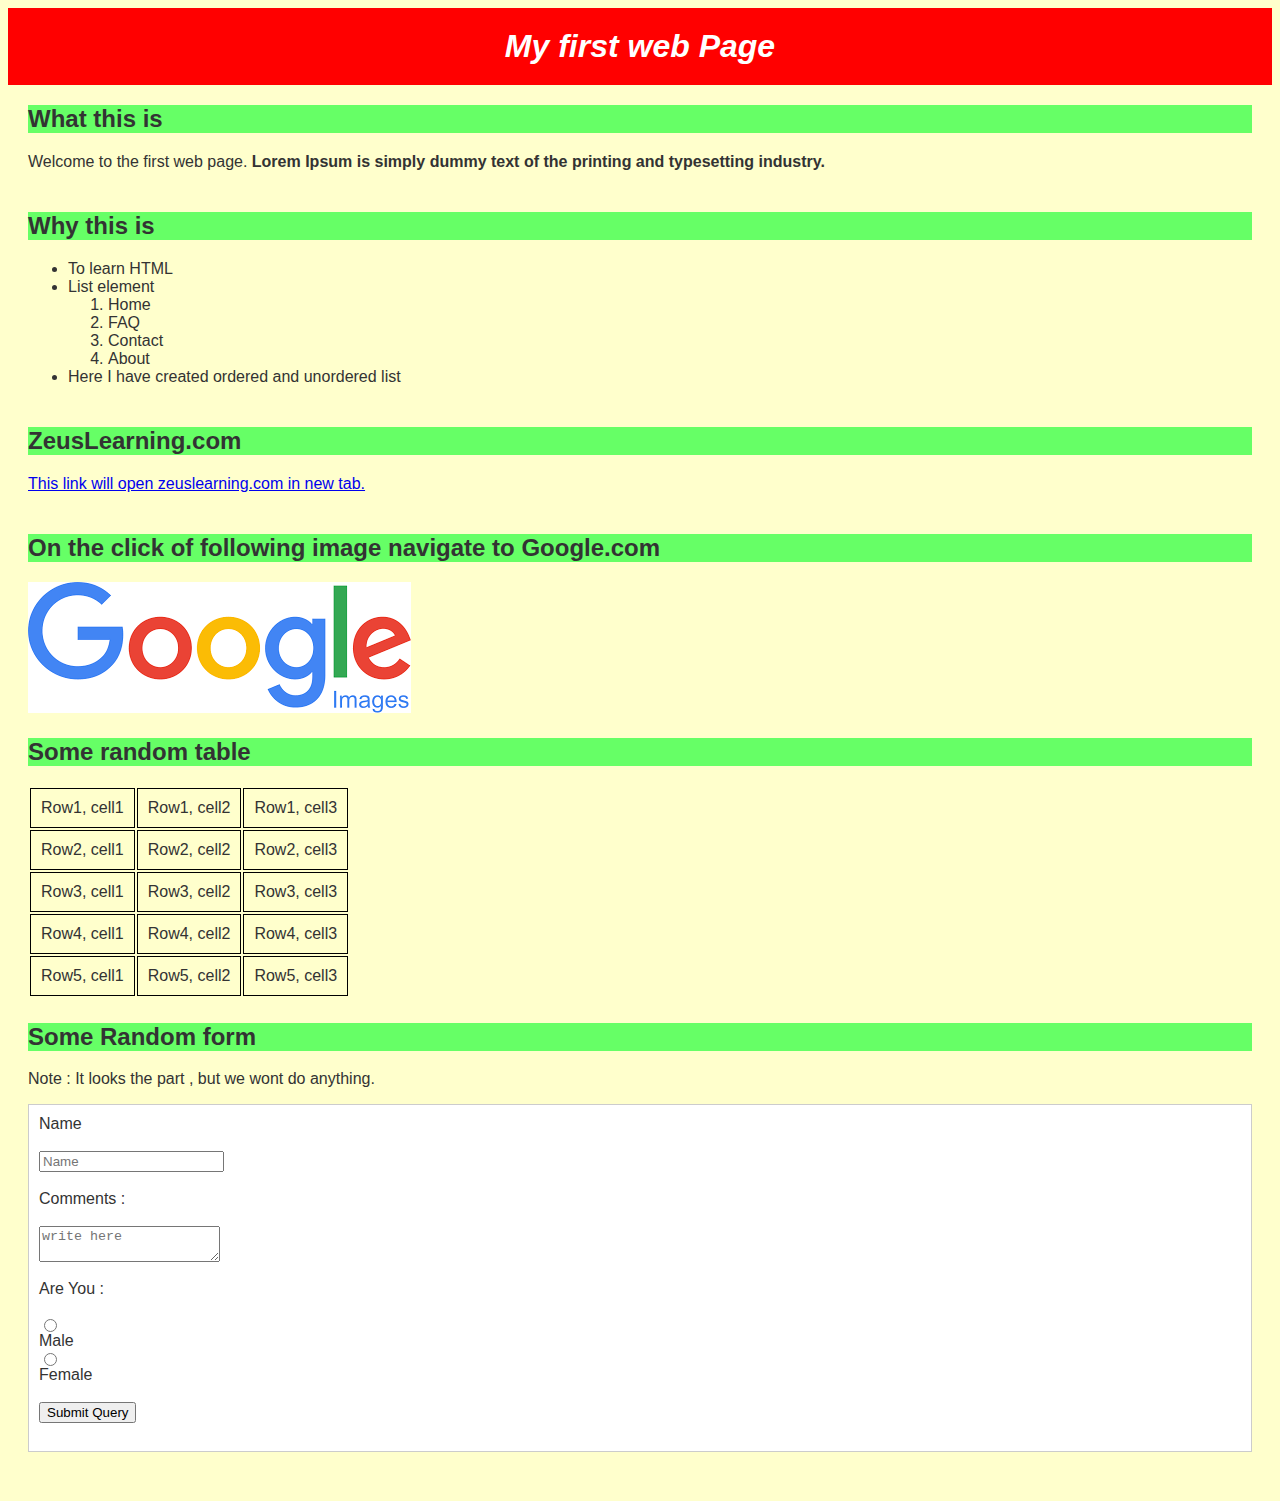
<file: Task2/index.html>
<html>
    <head>
        <meta charset="UTF-8">
        <meta name="viewport" content="width-device-width" initial-scale="0.1">
        <link href="styles.css" rel="stylesheet">
        <script src="script.js"></script>
    </head>
    <title> First web page </title>
    <body>
        <div class="header" ><h1> <i>My first web Page</i></h1></div>
         <div class="content" >
            <div class="section what-this-is">
                <h2> What this is </h2>
                <p> Welcome to the first web page. <strong>Lorem Ipsum is simply dummy text of the printing and typesetting industry.  </strong></p>
                </div>
                <div class="section why this is">
                <h2> Why this is </h2>
                <ul><li>To learn HTML</li>
                <li>List element </li>
                <ol><li>Home </li>
                <li>FAQ</li>
                <li>Contact</li>
                <li>About</li>
               </ol>
                <li> Here I have created ordered and unordered list </li>
                </ul>
            </div>
             <div class="section link-to-zeuslearning">
                <h2> ZeusLearning.com</h2>
                <p><a href = "https://www.zeuslearning.com/" target="_blank">This link will open zeuslearning.com in new tab.</a></p>
             </div>
             <div class="section link-to-google">
                 <h2> On the click of following image navigate to Google.com</h2>
                 <a href="https://www.google.co.in/"></a>
                 <img src ="google.png" alt="Google">
             </div>
             <div class =" section random-table">
                <h2> Some random table </h2>
                <table >
                    <tr>
                        <td>Row1, cell1</td>
                        <td>Row1, cell2</td>
                        <td>Row1, cell3</td>
                    </tr>
                    <tr>
                        <td>Row2, cell1</td>
                        <td>Row2, cell2</td>
                        <td>Row2, cell3</td>
                    </tr>
                    <tr>
                        <td>Row3, cell1</td>
                        <td>Row3, cell2</td>
                        <td>Row3, cell3</td>
                    </tr>
                    <tr>
                        <td>Row4, cell1</td>
                        <td>Row4, cell2</td>
                        <td>Row4, cell3</td>
                    </tr>
                    <tr>
                        <td>Row5, cell1</td>
                        <td>Row5, cell2</td>
                        <td>Row5, cell3</td>
                    </tr>
                </table>
             </div>
             <div class = "section random-form">
                <h2> Some Random form </h2>
                <p> Note : It looks the part , but we wont do anything. </p>
                <form name="myform" method="post" action="abc.jsp" onsubmit="return validateform()">
                    <label for="name">Name</label><br>
                    <input type="text" id="name" name="name" placeholder="Name" ><br>
                    <label for="comments"> Comments : </label><br>
                    <textarea id="text" name="textarea" placeholder="write here"></textarea><br>
                    <label type ="text">Are You :</label><br>
                    <input type="radio" name="gender" value="Male" id="male"><label for="male"> Male </label>
                    <input type="radio" name="gender" value="Female" id="female"><label for="female"> Female </label><br>
                    <button type="submit"> Submit Query  </button><br>

                </form>
             </div>
         </div>


        
    </body>
</html>
</file>
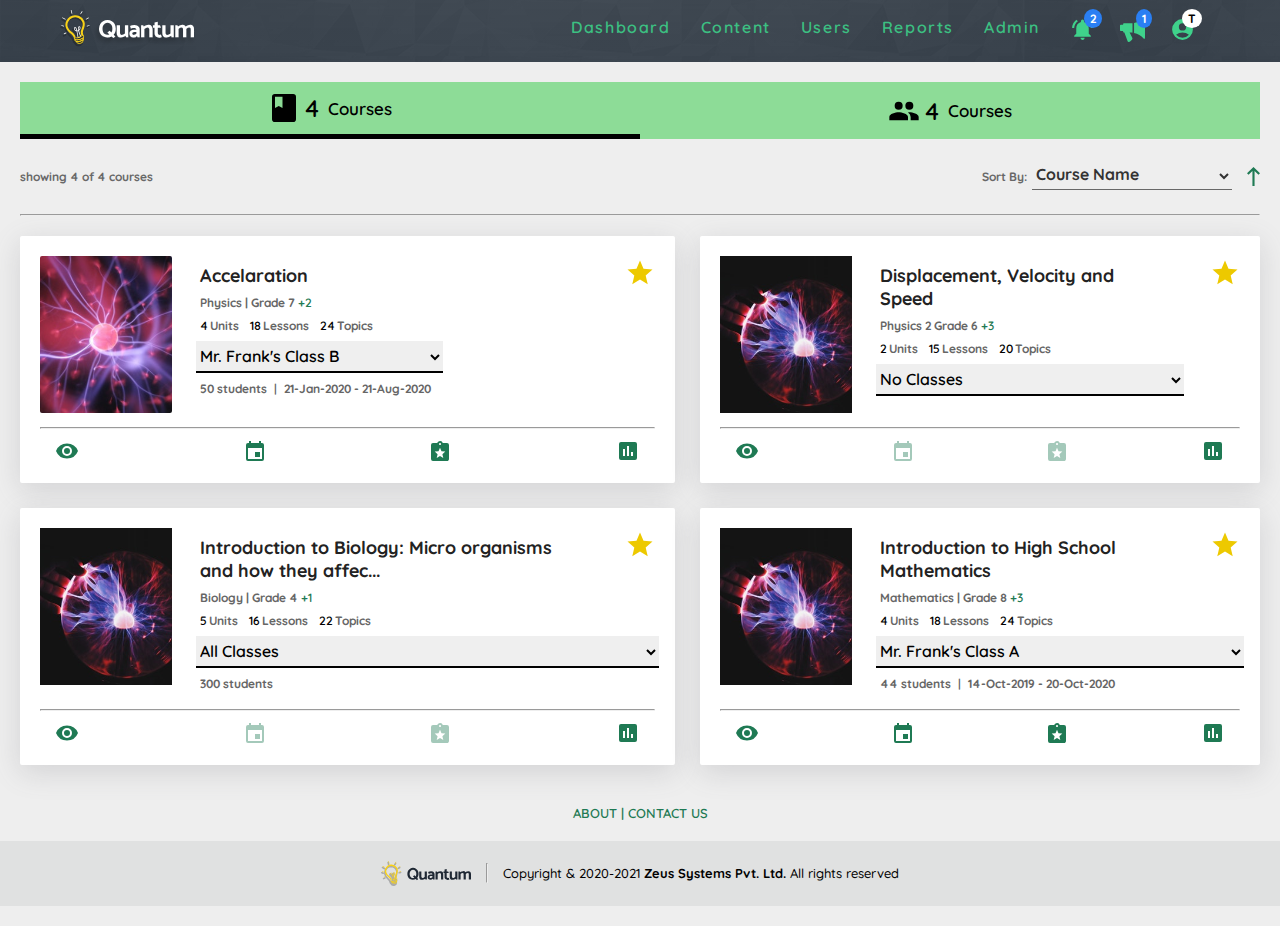
<file: task4-main/index.html>
<!DOCTYPE html>
<html lang="en">
  <head>
    <meta charset="UTF-8" />
    <meta name="viewport" content="width=device-width, initial-scale=1.0" />
    <meta name="description" content="" />
    <link rel="stylesheet" type="text/css" href="./css/style.css" />
    <title>Document</title>
  </head>
  <body>
    <nav>
      <div>
        <img src="./assets/icons/logo used in header.svg" alt="" />
      </div>
      <div class="nav-left-items">
        <ul>
          <li><a href="#">Dashboard</a></li>
          <li><a href="#">Content</a></li>
          <li><a href="#">Users</a></li>
          <li><a href="#">Reports</a></li>
          <li><a href="#">Admin</a></li>
        </ul>
        <div class="header-icon">
          <img src="./assets/icons/alerts.svg" alt="" />
          <span>2</span>
        </div>
        <div class="header-icon">
          <img src="./assets/icons/announcements.svg" alt="" />
          <span>1</span>
        </div>
        <div class="header-icon">
          <img src="./assets/icons/account_circle.svg" alt="" />
          <span style="background-color: white;color: black;">T</span>
        </div>
        <div class="hamburger">
            <img src="./assets/icons/hamburger-menu.svg" alt="" />
        </div>
      </div>
    </nav>
    <main>
      <div class="main-heading">
        <div class="main-heading-content main-heading-content-active">
          <img src="./assets/icons/courses.svg" alt="" />
          <span><b>4</b> Courses</span>
        </div>
        <div class="main-heading-content">
          <img src="./assets/icons/classes.svg" alt="" />
          <span><b>4</b> Courses</span>
        </div>
      </div>
      <div class="top-header">
        <div class="top-header-show">
          <p>showing 4 of 4 courses</p>
        </div>
        <div class="top-header-sort">
          <span>Sort By: </span>
          <select name="course-name" id="">
            <option value="course-name" selected>Course Name</option>
          </select>
          <img src="./assets/icons/sort.svg" alt="" />
        </div>
      </div>
      <hr />
      <div class="cards">
        <div class="card">
          <div class="card-main">
            <div class="card-main-left">
              <img src="./assets/images/imageMask-1.svg" alt="" />
            </div>
            <div class="card-main-right">
              <p>Accelaration</p>
              <p>Physics | Grade 7 <span style="color: #1F7A54;">+2</span></p>
              <p style="word-spacing: 8px;"><b>4</b>Units  <b>18</b>Lessons  <b>24</b>Topics</p>
              <select name="class" id="">
                <option value="Mr. Frank's Class B" selected>
                  Mr. Frank's Class B
                </option>
              </select>
              <p >50 students <span style="margin: 0 4px; color: #666666;">|</span> 21-Jan-2020 - 21-Aug-2020</p>
            </div>
            </div>
          <hr style="margin: 10px 0;">
          <div class="logo">
            <img src="./assets/icons/preview.svg" alt="" />
            <img src="./assets/icons/manage course.svg" alt="" />
            <img src="./assets/icons/grade submissions.svg" alt="" />
            <img src="./assets/icons/reports.svg" alt="" />
          </div>
          <img src="./assets/icons/favourite.svg" alt="" class="wishlist">
        </div>
        <div class="card">
          <div class="card-main">
            <div class="card-main-left">
              <img src="./assets/images/imageMask-1.png" alt="" />
            </div>
            <div class="card-main-right">
              <p>Displacement, Velocity and Speed</p>
              <p>Physics 2 Grade 6 <span style="color: #1F7A54;">+3</span></p>
              <p style="word-spacing: 8px;"><b>2</b>Units  <b>15</b>Lessons  <b>20</b>Topics</p>
              <select name="class" id="">
                <option value="No Classes" selected>
                  No Classes
                </option>
              </select>
              <!-- <p >50 students <span style="margin: 0 4px; color: #666666;">|</span> 21-Jan-2020 - 21-Aug-2020</p> -->
            </div>
            </div>
          <hr style="margin: 10px 0;">
          <div class="logo">
            <img src="./assets/icons/preview.svg" alt="" />
            <img src="./assets/icons/manage course.svg" alt="" style="opacity: 0.4;" />
            <img src="./assets/icons/grade submissions.svg" alt="" style="opacity: 0.4;" />
            <img src="./assets/icons/reports.svg" alt="" />
          </div>
          <img src="./assets/icons/favourite.svg" alt="" class="wishlist">
        </div>
        <div class="card">
          <div class="card-main">
            <div class="card-main-left">
              <img src="./assets/images/imageMask-1.png" alt="" />
            </div>
            <div class="card-main-right">
              <p>Introduction to Biology: Micro organisms and how they affec...</p>
              <p>Biology | Grade 4 <span style="color: #1F7A54;">+1</span></p>
              <p style="word-spacing: 8px;"><b>5</b>Units  <b>16</b>Lessons  <b>22</b>Topics</p>
              <select name="class" id="">
                <option value="All Classes" selected>
                  All Classes
                </option>
              </select>
              <p >300 students</p>
            </div>
            </div>
          <hr style="margin: 10px 0;">
          <div class="logo">
            <img src="./assets/icons/preview.svg" alt="" />
            <img src="./assets/icons/manage course.svg" alt="" style="opacity: 0.4;" />
            <img src="./assets/icons/grade submissions.svg" alt="" style="opacity: 0.4;" />
            <img src="./assets/icons/reports.svg" alt="" />
          </div>
          <img src="./assets/icons/favourite.svg" alt="" class="wishlist">
        </div>
        <div class="card">
          <div class="card-main">
            <div class="card-main-left">
              <img src="./assets/images/imageMask-1.png" alt="" />
            </div>
            <div class="card-main-right">
              <p>Introduction to High School Mathematics</p>
              <p>Mathematics | Grade 8 <span style="color: #1F7A54;">+3</span></p>
              <p style="word-spacing: 8px;"><b>4</b>Units  <b>18</b>Lessons  <b>24</b>Topics</p>
              <select name="class" id="">
                <option value="Mr. Frank's Class A" selected>
                  Mr. Frank's Class A
                </option>
              </select>
              <p >44 students <span style="margin: 0 4px; color: #666666;">|</span> 14-Oct-2019 - 20-Oct-2020</p>
            </div>
            </div>
          <hr style="margin: 10px 0;">
          <div class="logo">
            <img src="./assets/icons/preview.svg" alt="" />
            <img src="./assets/icons/manage course.svg" alt="" />
            <img src="./assets/icons/grade submissions.svg" alt="" />
            <img src="./assets/icons/reports.svg" alt="" />
          </div>
          <img src="./assets/icons/favourite.svg" alt="" class="wishlist">
        </div>
      </div>
      <div class="footer-section">
        <a href="#" class="footer-upper-section">ABOUT | CONTACT US</a>
        <footer>
            <img src="./assets/icons/logo used in footer.svg" alt="">
            <hr>
            <p>Copyright &amp; 2020-2021 <span>Zeus Systems Pvt. Ltd.</span> All rights reserved</p>
        </footer>
    </div>
  </body>
</html>
</file>
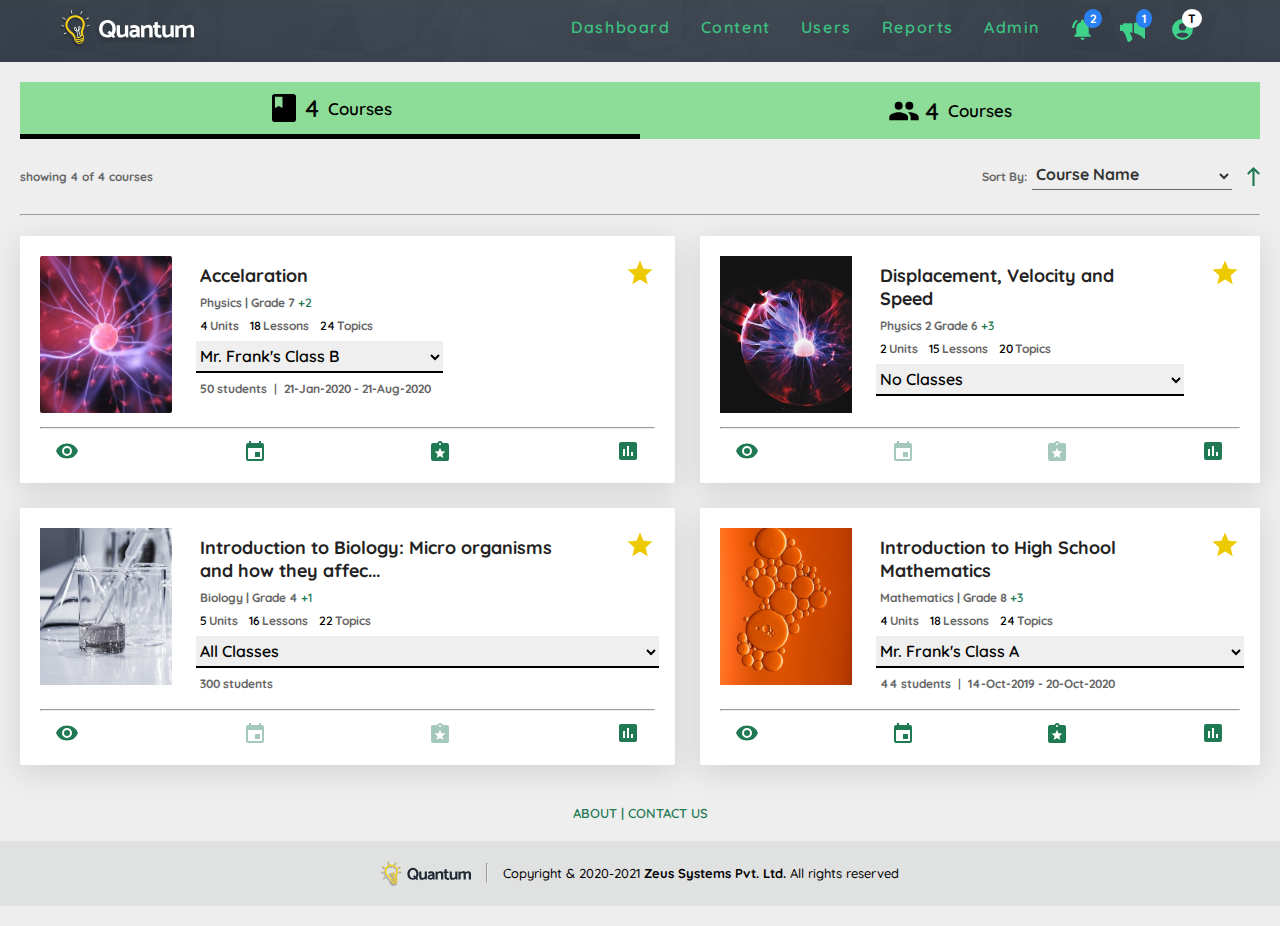
<file: task6/index.html>
<!DOCTYPE html>
<html lang="en">
  <head>
    <meta charset="UTF-8" />
    <meta name="viewport" content="width=device-width, initial-scale=1.0" />
    <meta name="description" content="" />
    <link rel="stylesheet" type="text/css" href="./css/style.css" />
    <title>Document</title>
  </head>
  <body>
    <nav>
      <div>
        <img src="./assets/icons/logo used in header.svg" alt="" />
      </div>
      <div class="nav-left-items">
        <ul>
          <li><a href="#">Dashboard</a></li>
          <li><a href="#">Content</a></li>
          <li><a href="#">Users</a></li>
          <li><a href="#">Reports</a></li>
          <li><a href="#">Admin</a></li>
        </ul>
        <div class="notification-icon">
          <img src="./assets/icons/alerts.svg" alt="" />
          <span>2</span>
          <div class="notification" id="dropdown">
            <a href="#" style="margin-left: 8px;">
              <div class="sub">License for Introduction toAlgebra has been assigned to your school </div>
              <div class="fa">
                 15-Sep-2018 at 07:21pm
              </div>
            </a>
      
            <a href="#" style="margin-left: 8px;">
              <div class="sub">License for Introduction toAlgebra has been assigned to your school </div>
              <div class="fa">
                 15-Sep-2018 at 07:21pm
              </div>
            </a>
      
            <a href="#" style="margin-left: 8px;">
              <div class="sub">License for Introduction toAlgebra has been assigned to your school </div>
              <div class="fa">
                 15-Sep-2018 at 07:21pm
              </div>
            </a>
      
            <a href="#" style="margin-left: 8px;">
              <div class="sub">License for Introduction toAlgebra has been assigned to your school </div>
              <div class="fa">
                 15-Sep-2018 at 07:21pm
              </div>
            </a>
      
            <a href="#" style="margin-left: 8px;">
              <div class="sub">License for Introduction toAlgebra has been assigned to your school </div>
              <div class="fa">
                 15-Sep-2018 at 07:21pm
              </div>
            </a>
          <div class="notification-bottom" >
                <div><button class="notification-bottom-child">Show all </button></div>
                
              </div>
            
          </div>
          
        </div>
        <div class="notification-icon">
          <img src="./assets/icons/announcements.svg" alt="" />
          <span>1</span>
          <div class="notification" id="dropdown">
            <a href="#" style="margin-left: 8px;">
              <div class="sub">PA: Wilson Kumar </div>
              <div class="sup">No class will be held on 21st Nov</div>
              <div class="fa">
                <i style="font-size: 10px;" class="fa">&#xf0c6;</i>2 files are attached&nbsp;&nbsp;&nbsp;&nbsp;&nbsp;&nbsp;&nbsp; 15-Sep-2018 at 07:21pm
              </div>
            </a>
      
            <a href="#" style="margin-left: 8px;">
              <div class="sub">PA: Samson White </div>
              <div class="sup">Guest lecture on Geometry on20th September</div>
              <div class="fa">
                <i style="font-size: 10px;" class="fa">&#xf0c6;</i>2 files are attached&nbsp;&nbsp;&nbsp;15-Sep-2018 at 07:21pm
              </div>
            </a>
      
            <a href="#" style="margin-left: 8px;">
              <div class="sub">PA: Wilson Kumar </div>
              <div class="sup">Additional course material available on request</div>
              <div class="sub">Course:Mathematics 101 </div>
              <div class="fa">
                <i style="font-size: 10px;" class="fa">&#xf0c6;</i>2 files are attached&nbsp;&nbsp;&nbsp;15-Sep-2018 at 07:21pm
              </div>
            </a>
      
            <a href="#" style="padding: 8px;">
              <div class="sub">PA: Wilson Kumar </div>
              <div class="sup">No class will be held on 25th Dec</div>
              <div class="fa">
                <i style="font-size: 10px;" class="fa">&#xf0c6;</i>2 files are attached&nbsp;&nbsp;&nbsp;15-Sep-2018 at 07:21pm
              </div>
            </a>
      
            <a href="#" style="margin-left: 8px;">
              <div class="sub">PA: Wilson Kumar </div>
              <div class="sup">Additional course material available on request</div>
              <div class="fa">
                <i style="font-size: 10px;" class="fa">&#xf0c6;</i>2 files are attached&nbsp;&nbsp;&nbsp;15-Sep-2018 at 07:21pm
              </div></a>
          <div class="notification-bottom" >
                <div><button class="notification-bottom-child">Show all </button></div>
                <div><button href="#" class="notification-bottom-child">Create</button></div>
              </div>
            
          </div>
          
        </div>
        <div class="header-icon">
          <img src="./assets/icons/account_circle.svg" alt="" />
          <span style="background-color: white;color: black;">T</span>
          
        </div>
        <div class="hamburger">
            <img src="./assets/icons/hamburger-menu.svg" alt="" />
            <div class="dropdown-content">
              <a href="#">Dashboard</a>
              <a href="#" id="parent">Content</a>
              <a href="#" class="hide-child" style="display: none;">Course Catalog</a>
              <a href="#">Users</a>
              <a href="#">Reports</a>
              <a href="#">ADMIN</a>
            </div>
        </div>
      </div>
    </nav>
    <main>
      <div class="main-heading">
        <div class="main-heading-content main-heading-content-active">
          <img src="./assets/icons/courses.svg" alt="" />
          <span><b>4</b> Courses</span>
        </div>
        <div class="main-heading-content">
          <img src="./assets/icons/classes.svg" alt="" />
          <span><b>4</b> Courses</span>
        </div>
      </div>
      <div class="top-header">
        <div class="top-header-show">
          <p>showing 4 of 4 courses</p>
        </div>
        <div class="top-header-sort">
          <span>Sort By: </span>
          <select name="course-name" id="">
            <option value="course-name" selected>Course Name</option>
          </select>
          <img src="./assets/icons/sort.svg" alt="" />
        </div>
      </div>
      <hr />
      <div class="cards">
        <div class="card">
          <div class="card-main">
            <div class="card-main-left">
              <img src="./assets/images/imageMask-1.svg" alt="" />
            </div>
            <div class="card-main-right">
              <p>Accelaration</p>
              <p>Physics | Grade 7 <span style="color: #1F7A54;">+2</span></p>
              <p style="word-spacing: 8px;"><b>4</b>Units  <b>18</b>Lessons  <b>24</b>Topics</p>
              <select name="class" id="">
                <option value="Mr. Frank's Class B" selected>
                  Mr. Frank's Class B
                </option>
              </select>
              <p >50 students <span style="margin: 0 4px; color: #666666;">|</span> 21-Jan-2020 - 21-Aug-2020</p>
            </div>
            </div>
          <hr style="margin: 10px 0;">
          <div class="logo">
            <img src="./assets/icons/preview.svg" alt="" />
            <img src="./assets/icons/manage course.svg" alt="" />
            <img src="./assets/icons/grade submissions.svg" alt="" />
            <img src="./assets/icons/reports.svg" alt="" />
          </div>
          <img src="./assets/icons/favourite.svg" alt="" class="wishlist">
        </div>
        <div class="card">
          <div class="card-main">
            <div class="card-main-left">
              <img src="./assets/images/imageMask-1.png" alt="" />
            </div>
            <div class="card-main-right">
              <p>Displacement, Velocity and Speed</p>
              <p>Physics 2 Grade 6 <span style="color: #1F7A54;">+3</span></p>
              <p style="word-spacing: 8px;"><b>2</b>Units  <b>15</b>Lessons  <b>20</b>Topics</p>
              <select name="class" id="">
                <option value="No Classes" selected>
                  No Classes
                </option>
              </select>
              <!-- <p >50 students <span style="margin: 0 4px; color: #666666;">|</span> 21-Jan-2020 - 21-Aug-2020</p> -->
            </div>
            </div>
          <hr style="margin: 10px 0;">
          <div class="logo">
            <img src="./assets/icons/preview.svg" alt="" />
            <img src="./assets/icons/manage course.svg" alt="" style="opacity: 0.4;" />
            <img src="./assets/icons/grade submissions.svg" alt="" style="opacity: 0.4;" />
            <img src="./assets/icons/reports.svg" alt="" />
          </div>
          <img src="./assets/icons/favourite.svg" alt="" class="wishlist">
        </div>
        <div class="card">
          <div class="card-main">
            <div class="card-main-left">
              <img src="./assets/images/imageMask.svg" alt="" />
            </div>
            <div class="card-main-right">
              <p>Introduction to Biology: Micro organisms and how they affec...</p>
              <p>Biology | Grade 4 <span style="color: #1F7A54;">+1</span></p>
              <p style="word-spacing: 8px;"><b>5</b>Units  <b>16</b>Lessons  <b>22</b>Topics</p>
              <select name="class" id="">
                <option value="All Classes" selected>
                  All Classes
                </option>
              </select>
              <p >300 students</p>
            </div>
            </div>
          <hr style="margin: 10px 0;">
          <div class="logo">
            <img src="./assets/icons/preview.svg" alt="" />
            <img src="./assets/icons/manage course.svg" alt="" style="opacity: 0.4;" />
            <img src="./assets/icons/grade submissions.svg" alt="" style="opacity: 0.4;" />
            <img src="./assets/icons/reports.svg" alt="" />
          </div>
          <img src="./assets/icons/favourite.svg" alt="" class="wishlist">
        </div>
        <div class="card">
          <div class="card-main">
            <div class="card-main-left">
              <img src="./assets/images/imageMask-3.svg" alt="" />
            </div>
            <div class="card-main-right">
              <p>Introduction to High School Mathematics</p>
              <p>Mathematics | Grade 8 <span style="color: #1F7A54;">+3</span></p>
              <p style="word-spacing: 8px;"><b>4</b>Units  <b>18</b>Lessons  <b>24</b>Topics</p>
              <select name="class" id="">
                <option value="Mr. Frank's Class A" selected>
                  Mr. Frank's Class A
                </option>
              </select>
              <p >44 students <span style="margin: 0 4px; color: #666666;">|</span> 14-Oct-2019 - 20-Oct-2020</p>
            </div>
            </div>
          <hr style="margin: 10px 0;">
          <div class="logo">
            <img src="./assets/icons/preview.svg" alt="" />
            <img src="./assets/icons/manage course.svg" alt="" />
            <img src="./assets/icons/grade submissions.svg" alt="" />
            <img src="./assets/icons/reports.svg" alt="" />
          </div>
          <img src="./assets/icons/favourite.svg" alt="" class="wishlist">
        </div>
      </div>
      <div class="footer-section">
        <a href="#" class="footer-upper-section">ABOUT | CONTACT US</a>
        <footer>
            <img src="./assets/icons/logo used in footer.svg" alt="">
            <hr>
            <p>Copyright &amp; 2020-2021 <span>Zeus Systems Pvt. Ltd.</span> All rights reserved</p>
        </footer>
    </div>
    <script>
      document.getElementById("parent").addEventListener('click',() => {
        const child = document.querySelector(".hide-child")
       
        if (child.style.display === "none") {
          child.style.display = "block";
        } 
        else if (child.style.display === "block") {
          child.style.display = "none"
        }
        // child.
      })
    </script>
  </body>
</html>
</file>
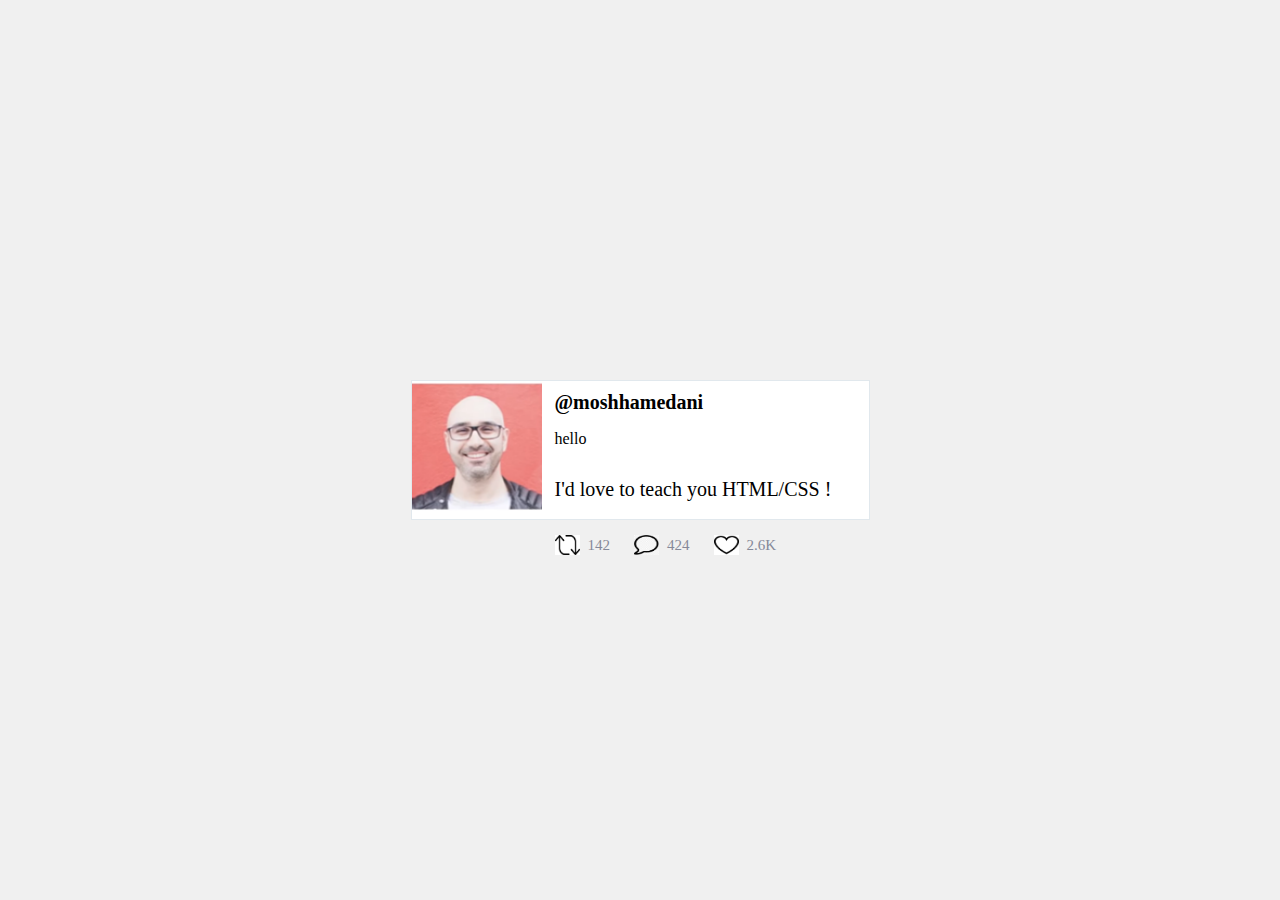
<file: Task1/task1.html>
<!DOCTYPE html>
<html lang = "en">
    <head>
        <meta charset="UTF-8">
        <meta name ="viewport" content="width-device-width" initial-scale=1.0">
         <title>card</title>
         <link rel="stylesheet" href="styles.css">


    </head>
    <body>
        <div class ="twitter-card">
            <div class="profile-pic">
                <img src="profile-pic.png" alt="Profile Picture">
            </div>
            <div class="content"><p class="username"> @moshhamedani </p>
                <p>hello</p>
            <p class="tweet-text">I'd love to teach you HTML/CSS !</p>
            <div class="tweet-interactions">
            <span class="interaction"><img src="retweet-icon.png" alt="Reply">142</span>
            <span class="interaction"><img src="reply-icon.png" alt="Retweet">424</span>
            <span class="interaction"><img src="like-icon.png" alt="Like">2.6K</span>
        </div>
            
            </div>
        </div>
    </body>
</html>
</file>
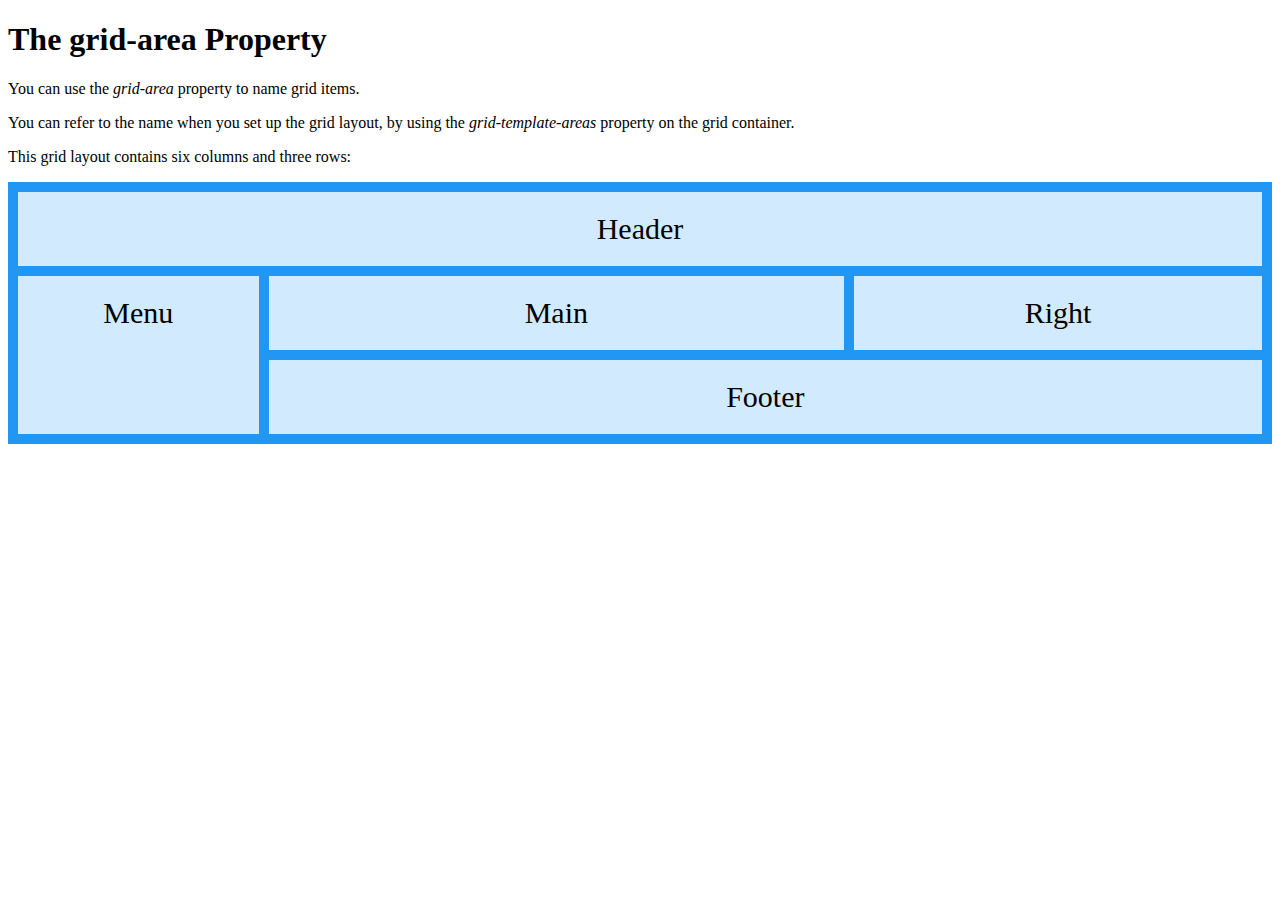
<file: Task3/cssGride2.html>
<!DOCTYPE html>
<html>
<head>
<style>
.item1 { grid-area: header; }
.item2 { grid-area: menu; }
.item3 { grid-area: main; }
.item4 { grid-area: right; }
.item5 { grid-area: footer; }

.grid-container {
  display: grid;
  grid-template-areas:
    'header header header header header header'
    'menu main main main right right'
    'menu footer footer footer footer footer';
  gap: 10px;
  background-color: #2196F3;
  padding: 10px;
}

.grid-container > div {
  background-color: rgba(255, 255, 255, 0.8);
  text-align: center;
  padding: 20px 0;
  font-size: 30px;
}
</style>
</head>
<body>

<h1>The grid-area Property</h1>

<p>You can use the <em>grid-area</em> property to name grid items.</p>

<p>You can refer to the name when you set up the grid layout, by using the <em>grid-template-areas</em> property on the grid container.</p>

<p>This grid layout contains six columns and three rows:</p>

<div class="grid-container">
  <div class="item1">Header</div>
  <div class="item2">Menu</div>
  <div class="item3">Main</div>  
  <div class="item4">Right</div>
  <div class="item5">Footer</div>
</div>

</body>
</html>
</file>
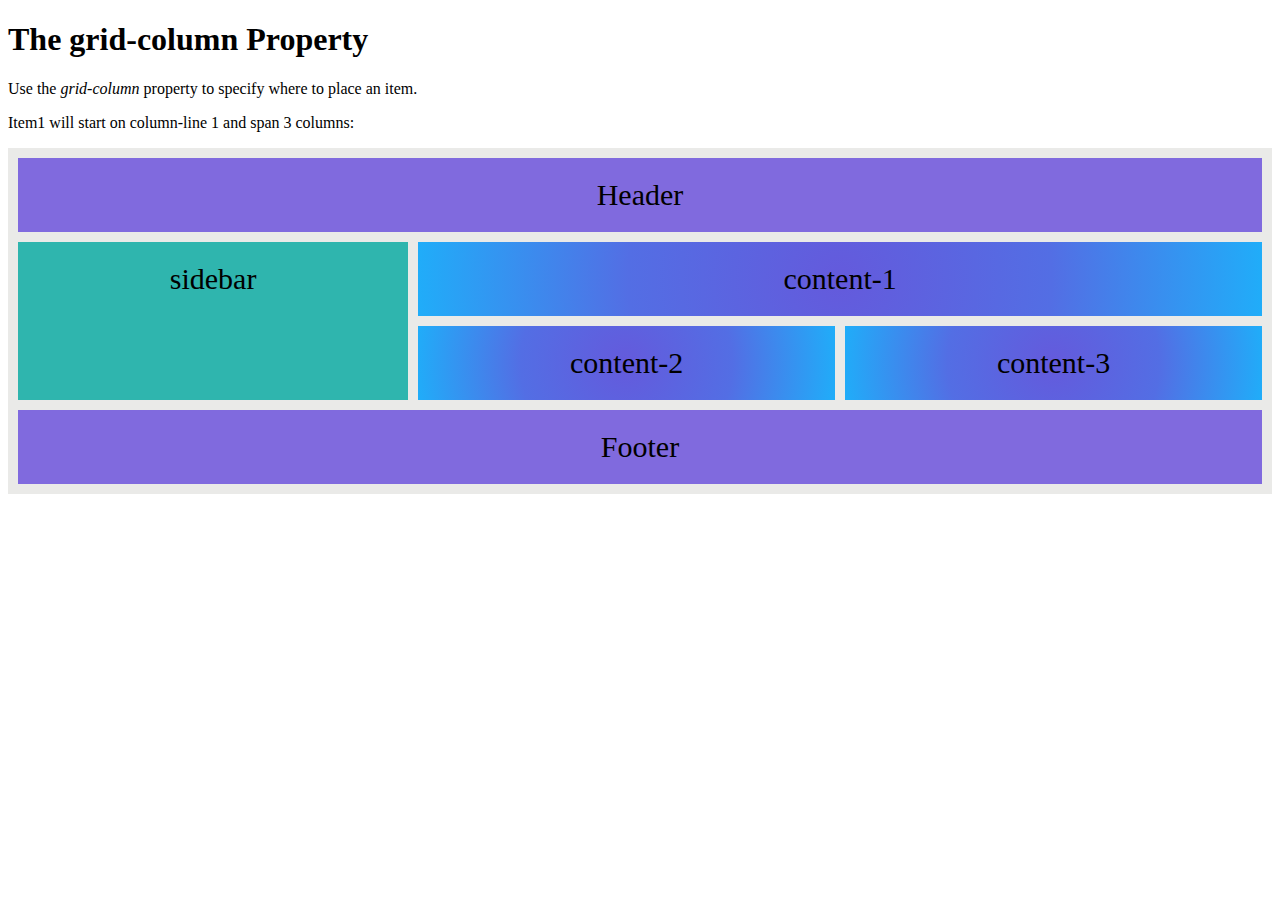
<file: Task3/cssGridusage.html>
<!DOCTYPE html>
<html>
<head>
<style>
.grid-container {
  display: grid;
  grid-template-columns: auto auto auto ;
  gap: 10px;
  background-color: #eaeae8;
  padding: 10px;
}

.grid-container > div {
 
  text-align: center;
  padding: 20px 0;
  font-size: 30px;
}

.item1 {
  grid-column: 1 / span 3;
  background-color: #806ade;
}
.item2 {
  grid-row: 2 / span 2;
  background-color: #2fb5ae;
}
.item3 {
  grid-column: 2 / span 2;
  background-image: radial-gradient(circle,#645adc,#536ee4, #20adf9);
}
.item6 {
  grid-column: 1 / span 3;
  background-color: #806ade;


}
.item4{
    background-image: radial-gradient(circle,#645adc,#536ee4, #20adf9);
}
.item5{
    background-image: radial-gradient(circle,#645adc,#536ee4, #20adf9);
}
</style>
</head>
<body>

<h1>The grid-column Property</h1>

<p>Use the <em>grid-column</em> property to specify where to place an item.</p>
<p>Item1 will start on column-line 1 and span 3 columns:</p>

<div class="grid-container">
  <div class="item1">Header</div>
  <div class="item2">sidebar</div>
  <div class="item3">content-1</div>  
  <div class="item4">content-2</div>
  <div class="item5">content-3</div>
  <div class="item6">Footer</div>
 
</div>

</body>
</html>
</file>
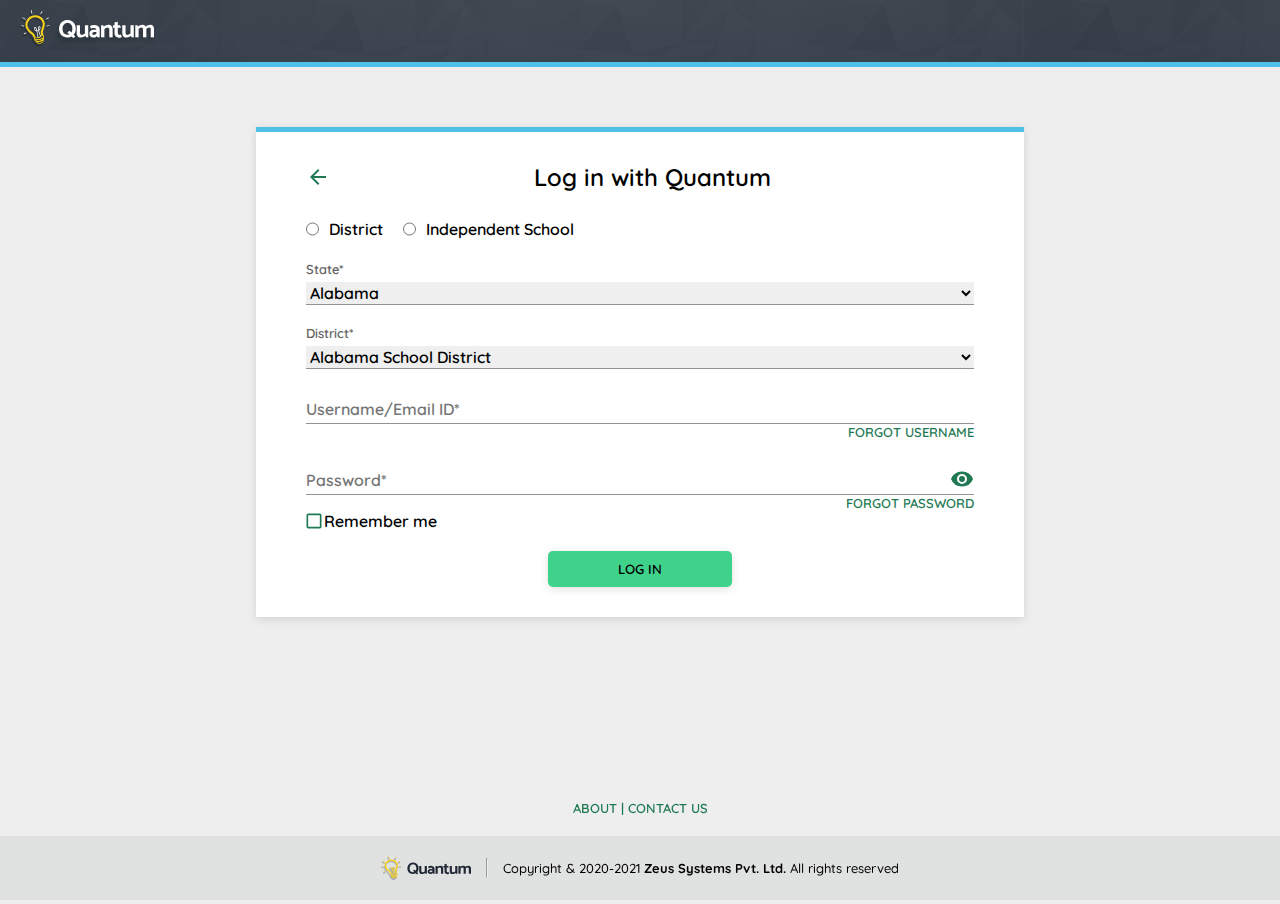
<file: task4-main/login.html>
<!DOCTYPE html>
<html lang="en">
<head>
    <meta charset="UTF-8">
    <meta name="viewport" content="width=device-width, initial-scale=1.0">
    <link rel="stylesheet" href="./css/login.css">
    <title>Document</title>
</head>
<body>
    <nav>
        <img src="./assets/icons/logo used in header.svg" alt="">
    </nav>
    <div class="content">
    <form>
        <div class="top-form">
            <img src="./assets/icons/back.svg" alt="">
            <p>Log in with Quantum</p>
        </div>
        <div class="options">
            <input type="radio" name="login" id="district">
            <label for="district">District</label>
            <input type="radio" name="login" id="independent-school">
            <label for="independent-school">Independent School</label>
        </div>
        <div class="select-option">
            <label for="state">State*</label>
            <select name="state" id="state">
                <option value="Alabama" selected>Alabama</option>
            </select>
            <label for="district">District*</label>
            <select name="state" id="district">
                <option value="Alabama School District" selected>Alabama School District</option>
            </select>
        </div>
        <div class="input">
            <input type="text" placeholder="Username/Email ID*">
            <p>FORGOT USERNAME</p>
            <div class="password">
                <input type="password" placeholder="Password*">
                <span><img src="./assets/icons/preview.svg" alt=""></span>
            </div>
            <p>FORGOT PASSWORD</p>
        </div>
        <div class="remember">
            <input type="checkbox" name="remember" id="remember">
            <label for="remember">Remember me</label><br>
        </div>
        <button type="submit">LOG IN</button>
    </form>
    <div class="footer-section">
        <p class="footer-upper-section">ABOUT | CONTACT US</p>
        <footer>
            <img src="./assets/icons/logo used in footer.svg" alt="">
            <hr>
            <p>Copyright &amp; 2020-2021 <span>Zeus Systems Pvt. Ltd.</span> All rights reserved</p>
        </footer>
    </div>
    </div>
</body>
</html>
</file>
<file: Task2/styles.css>
body{
    background-color: #ffffcc;
    font-family: Arial,  sans-serif;
    color: #333;

}

.header{
    background-color: #ff0000;
    color: #fff;
    padding: 20px;
    text-align: center;
    border-bottom-color: 12px solid #A52A2A;
}
.header h1{
    margin: 0;
}
.content{
    padding: 10px;
}

.section {
  
   margin-bottom: 5px;
   padding: 10px;
}
.section h2{
    background-color: #66ff66;
    margin-top: 0;
}
.table{
    border-collapse: collapse;
    width: 100%;
}
.table,th,td{
    border: 1px solid #000;
}
th,td{
    padding: 10px;
    text-align: left;
}
form{
    background-color: #fff;
    padding: 10px;
    border: 1px solid #ccc;
}
label,input,textarea,button{
    display: block;
    margin: 5px,0;
}
form input[type="radio"]{
    display: inline;
}
form label[for="Male"],form label[for="Female"]{
    display: inline;
}
</file>
<file: task4-main/css/style.css>
@font-face {
    font-family: bold;
    src: url(../assets/Quicksand\ font\ 1/static/Quicksand-Bold.ttf);
  }
@font-face {
    font-family: light;
    src: url(../assets/Quicksand\ font\ 1/static/Quicksand-Light.ttf);
  }
@font-face {
    font-family: medium;
    src: url(../assets/Quicksand\ font\ 1/static/Quicksand-Medium.ttf);
  }
@font-face {
    font-family: regular;
    src: url(../assets/Quicksand\ font\ 1/static/Quicksand-Regular.ttf);
  }
@font-face {
    font-family: semibold;
    src: url(../assets/Quicksand\ font\ 1/static/Quicksand-SemiBold.ttf);
  }



*{
    margin: 0;
    padding: 0;
    box-sizing: border-box;
    font-family: semibold;
}
body{
    background-color: #EEEEEE;
}
nav{
    background: linear-gradient( #232f3cbb, #232f3cc5 ),url("../assets/header\ pattern\ svg.svg");
    display: flex;
    justify-content: space-between;
    align-items: center;
    padding: 10px 60px;
}
.nav-left-items {
    display: flex;
    justify-content: space-between;
}
nav ul{
    list-style: none;
    display: flex;
}
nav ul li a{
    color: #3CC082;
    margin-right: 30px;
    text-decoration: none;
    font-family: semibold;
    letter-spacing: .1rem;
}
.header-icon{
    margin-right: 20px;
    position: relative;
    width: 30px;
}
.header-icon span{
    position: absolute;
    top: -8px;
    right: -2px;
    background-color: #2A7FF3;
    border-radius: 50%;
    padding: 2px 6px ;
    font-size: 12px;
    font-family: bold;
    color: white;
}
.header-icon img{
    width: 25px;
    cursor: pointer;
}
.hamburger{
    display: none;
}
.hamburger > img{
    width: 25px;
}
main{
    padding: 20px;
}
.main-heading{
    background-color: #8DDC97;
    display: flex;
}
.main-heading-content{
    width: 50%;
    display: flex;
    justify-content: center;
    align-items: center;
    padding: 10px;
    cursor: pointer;
}
.main-heading-content-active{
    border-bottom: 5px solid #000;
}
.main-heading-content > span {
    display: flex;
    align-items: center;
    font-size: 17px;
}
.main-heading-content > span > b {
    font-size: 24px;
    margin-right: 8px;
    margin-left: 4px;
}
.top-header{
    display: flex;
    align-items: center;
    justify-content: space-between;
    margin: 24px 0;
}
.top-header-show > p , .top-header-sort > span {
    font-size: 12px;
    font-family: bold;
    color: #686868;
}
.top-header-sort{
    display: flex;
    align-items: center;
}
.top-header-sort > select {
    border: none;
    width: 200px;
    font-family: bold;
    font-size: 16px;
    color: #333333;
    border-bottom: 1px solid #686868;
    padding-bottom: 4px;
    margin-right: 15px;
    margin-left: 5px;
    background: transparent;
}
.top-header-sort > select:focus{
    outline: none;
}
.top-header-sort > img {
    width: 13px;
    cursor: pointer;
} 
.cards {
    display: grid;
    grid-template-columns:  auto auto;
    gap: 25px;
    padding: 20px 0;
}
.card{
    display: flex;
    flex-direction: column;
    background-color: #FFFFFF;
    padding: 20px;
    box-shadow: rgba(100, 100, 111, 0.2) 0px 7px 29px 0px;
    position: relative;
    border-radius: 2px;
}
.card-main{
    display: flex;
}
.card-main-left > img {
    width: 132px;
    height: 157px;
}
.card-main-right{
    margin-left: 20px;
}
.card-main-right > p:nth-child(1) {
    font-size: 18px;
    font-family: bold;
    color: #222222;
    width: 80%;
}
.card-main-right > p {
    color: #666666;
    font-size: 12px;
    font-family: bold;
    margin: 8px;
}
.card-main-right > p > b {
    color: #000;
    margin-right: 2px;
}
.card-main-right > select {
    width: 100%;
    padding: 4px 0;
    outline: none;
    border: none;
    border-bottom: 2px solid #000;
    font-size: 16px;
    margin-left: 4px;
}
.card-main-right > select:focus{
    border: none;
}
.logo {
    display: flex;
    padding: 0 15px;
    justify-content: space-between;
    cursor: pointer;
}
.wishlist{
    width: 30px;
    height: 34px;
    position: absolute;
    right: 20px;
}
.footer-section {
    display: flex;
    flex-direction: column;
    justify-content: space-between;
    align-items: center;
}
.footer-upper-section {
    color: #1F7A54;
    font-size: small;
    margin: 20px 0;
    text-decoration: none;
}
footer{
    display: flex;
    background: #E0E1E1;
    width: 100vw;
    padding: 20px 0;
    justify-content: center;
    align-items: center;
}
footer > img {
    margin-right: 15px;
}
footer > hr {
    margin-right: 15px;
    color: #646464;
    height: 20px;
}
footer > p{
    font-size: small;
    font-family: medium;
}
footer > p > span {
    font-family: bold;
    font-weight: bold;
}








@media (max-width: 1000px) {
    .cards {
        grid-template-columns: 1fr;
        margin: 0 100px;
    }
}
@media (max-width: 800px) {
    .cards {
        grid-template-columns: 1fr;
        margin: 0 40px;
    }
}
@media (max-width: 600px) {
    .cards {
        grid-template-columns: 1fr;
        margin: 0 10px;
    }
}
@media (max-width: 1024px) {
    nav ul {
        display: none;
    }
    .hamburger {
        display: block;
    }
}
</file>
<file: task6/css/style.css>
@font-face {
  font-family: bold;
  src: url(../assets/Quicksand\ font\ 1/static/Quicksand-Bold.ttf);
}
@font-face {
  font-family: light;
  src: url(../assets/Quicksand\ font\ 1/static/Quicksand-Light.ttf);
}
@font-face {
  font-family: medium;
  src: url(../assets/Quicksand\ font\ 1/static/Quicksand-Medium.ttf);
}
@font-face {
  font-family: regular;
  src: url(../assets/Quicksand\ font\ 1/static/Quicksand-Regular.ttf);
}
@font-face {
  font-family: semibold;
  src: url(../assets/Quicksand\ font\ 1/static/Quicksand-SemiBold.ttf);
}



*{
  margin: 0;
  padding: 0;
  box-sizing: border-box;
  font-family: semibold;
}
body{
  background-color: #EEEEEE;
}
nav{
  background: linear-gradient( #232f3cbb, #232f3cc5 ),url("../assets/header\ pattern\ svg.svg");
  display: flex;
  justify-content: space-between;
  align-items: center;
  padding: 10px 60px;
}
.nav-left-items {
  display: flex;
  justify-content: space-between;
}
nav ul{
  list-style: none;
  display: flex;
}
nav ul li a{
  color: #3CC082;
  margin-right: 30px;
  text-decoration: none;
  font-family: semibold;
  letter-spacing: .1rem;
}
.header-icon {
  margin-right: 20px;
  position: relative;
  width: 30px;
}
.header-icon span{
  position: absolute;
  top: -8px;
  right: -2px;
  background-color: #2A7FF3;
  border-radius: 50%;
  padding: 2px 6px ;
  font-size: 12px;
  font-family: bold;
  color: white;
}
.header-icon img{
  width: 25px;
  cursor: pointer;
}

.notification-icon{
  margin-right: 20px;
  position: relative;
  width: 30px;
}
.notification-icon span{
  position: absolute;
  top: -8px;
  right: -2px;
  background-color: #2A7FF3;
  border-radius: 50%;
  padding: 2px 6px ;
  font-size: 12px;
  font-family: bold;
  color: white;
}
.notification-icon img{
  width: 25px;
  cursor: pointer;
}
.notification {
  display:none;
  flex-direction: column;
  position: absolute;
  right: 0;
  overflow-y: auto;
  max-height: 200px;
  /* margin-right: 30px; */
  background-color: #f1f1f1;
   min-width: 260px; 
  box-shadow: 0px 8px 16px 0px #f0f18e33;
  z-index: 1;
}
.sup{font-size: 14px;}
.fa{font-size: 10px;
justify-content: space-between;}

.notification a{
  /* width: 350px; */
  color: rgb(8, 8, 8);
margin-left: 8px;
 
  text-decoration:none;
  display: block;
  padding: 0;
  /* width: 30vh; */
  align-items:start;
  
}
.notification-icon img:hover {background-color: #ececc0;}

.notification :hover {background-color: #ececc0;}

.notification-icon:hover .notification {display: block;}


.notification-bottom{
  background-color: #ffffff;
  position: sticky;
  bottom: 0;
  display:flex;
  cursor: pointer;
  justify-content:space-around;
}
.notification-bottom-child{
  justify-content: center;
  color: #1F7A54;
  border: 0;
  
   }

.hamburger{
  display: none;
}
.hamburger > img{
  width: 25px;
}
.dropdown-content {
  display: none;
  position: absolute;
  right: 0;
  margin-right: 30px;
  background-color: #f1f1f1;
  min-width: 160px;
  box-shadow: 0px 8px 16px 0px rgba(0,0,0,0.2);
  z-index: 1;
}

.dropdown-content a{
  color: rgb(134, 236, 151);
  padding: 12px 16px;
  text-decoration: none;
  display: block;
  
}

.dropdown-content a:hover {background-color: #ddd;}

.hamburger:hover .dropdown-content {display: block;}

/*.hamburger:hover .dropbtn {background-color: #dadada;}*/

main{
  padding: 20px;
}
.main-heading{
  background-color: #8DDC97;
  display: flex;
}
.main-heading-content{
  width: 50%;
  display: flex;
  justify-content: center;
  align-items: center;
  padding: 10px;
  cursor: pointer;
}
.main-heading-content-active{
  border-bottom: 5px solid #000;
}
.main-heading-content > span {
  display: flex;
  align-items: center;
  font-size: 17px;
}
.main-heading-content > span > b {
  font-size: 24px;
  margin-right: 8px;
  margin-left: 4px;
}
.top-header{
  display: flex;
  align-items: center;
  justify-content: space-between;
  margin: 24px 0;
}
.top-header-show > p , .top-header-sort > span {
  font-size: 12px;
  font-family: bold;
  color: #686868;
}
.top-header-sort{
  display: flex;
  align-items: center;
}
.top-header-sort > select {
  border: none;
  width: 200px;
  font-family: bold;
  font-size: 16px;
  color: #333333;
  border-bottom: 1px solid #686868;
  padding-bottom: 4px;
  margin-right: 15px;
  margin-left: 5px;
  background: transparent;
}
.top-header-sort > select:focus{
  outline: none;
}
.top-header-sort > img {
  width: 13px;
  cursor: pointer;
} 
.cards {
  display: grid;
  grid-template-columns:  auto auto;
  gap: 25px;
  padding: 20px 0;
}
.card{
  display: flex;
  flex-direction: column;
  background-color: #FFFFFF;
  padding: 20px;
  box-shadow: rgba(100, 100, 111, 0.2) 0px 7px 29px 0px;
  position: relative;
  border-radius: 2px;
}
.card-main{
  display: flex;
}
.card-main-left > img {
  width: 132px;
  height: 157px;
}
.card-main-right{
  margin-left: 20px;
}
.card-main-right > p:nth-child(1) {
  font-size: 18px;
  font-family: bold;
  color: #222222;
  width: 80%;
}
.card-main-right > p {
  color: #666666;
  font-size: 12px;
  font-family: bold;
  margin: 8px;
}
.card-main-right > p > b {
  color: #000;
  margin-right: 2px;
}
.card-main-right > select {
  width: 100%;
  padding: 4px 0;
  outline: none;
  border: none;
  border-bottom: 2px solid #000;
  font-size: 16px;
  margin-left: 4px;
}
.card-main-right > select:focus{
  border: none;
}
.logo {
  display: flex;
  padding: 0 15px;
  justify-content: space-between;
  cursor: pointer;
}
.wishlist{
  width: 30px;
  height: 34px;
  position: absolute;
  right: 20px;
}
.footer-section {
  display: flex;
  flex-direction: column;
  justify-content: space-between;
  align-items: center;
}
.footer-upper-section {
  color: #1F7A54;
  font-size: small;
  margin: 20px 0;
  text-decoration: none;
}
footer{
  display: flex;
  background: #E0E1E1;
  width: 100vw;
  padding: 20px 0;
  justify-content: center;
  align-items: center;
}
footer > img {
  margin-right: 15px;
}
footer > hr {
  margin-right: 15px;
  color: #646464;
  height: 20px;
}
footer > p{
  font-size: small;
  font-family: medium;
}
footer > p > span {
  font-family: bold;
  font-weight: bold;
}
.hide-child{
  display: none;
}








@media (max-width: 1000px) {
  .cards {
      grid-template-columns: 1fr;
      margin: 0 100px;
  }
}
@media (max-width: 800px) {
  .cards {
      grid-template-columns: 1fr;
      margin: 0 40px;
  }
}
@media (max-width: 600px) {
  .cards {
      grid-template-columns: 1fr;
      margin: 0 10px;
  }
}
@media (max-width: 1024px) {
  nav ul {
      display: none;
  }
  .hamburger {
      display: block;
  }
}
</file>
<file: Task1/styles.css>
body{
    font-family: 'Roboto','sans-serif';
    display:flex;
    justify-content: center;
    align-items: center;
    height: 100vh;
    margin: 0%;
    background-color: #f0f0f0;

}

.twitter-card{
    width: 457px;
    height: 138px;
    display: flex;
    border: 1px solid #e1e8ed;
   
    
    background-color: #ffffff;
}

.profile-pic{
    width: 130px;
    height: 130px;
    padding-right: 3px;
}

.profile-pic img{
    width: 100%;
    height: 100%;
   
}

.content{
    display: flex;
    flex-direction: column;
    justify-content: space-between;
    margin: 10px;
}

.username{
 font-weight: bold;
 font-size:20px;
 color: #000000;
 margin: 0;
}

.tweet-text{
    font-weight: normal;
    font-size: 20px;
    color: #000000;
    margin-top: 14px;
}
.tweet-interactions{
    display: flex;
    margin-top: 14px;
    width: 150px;
   
}

.interaction{
    display: flex;
    align-items: center;
    font-size: 15px;
    color: #858999;
    margin-right: 24px;

}

.interaction img{
    width: 25px;
    height: 20px;
    margin-right: 8px;
}
</file>
<file: task4-main/css/login.css>
@font-face {
    font-family: bold;
    src: url(../assets/Quicksand\ font\ 1/static/Quicksand-Bold.ttf);
  }
@font-face {
    font-family: light;
    src: url(../assets/Quicksand\ font\ 1/static/Quicksand-Light.ttf);
  }
@font-face {
    font-family: medium;
    src: url(../assets/Quicksand\ font\ 1/static/Quicksand-Medium.ttf);
  }
@font-face {
    font-family: regular;
    src: url(../assets/Quicksand\ font\ 1/static/Quicksand-Regular.ttf);
  }
@font-face {
    font-family: semibold;
    src: url(../assets/Quicksand\ font\ 1/static/Quicksand-SemiBold.ttf);
  }



*{
    margin: 0;
    padding: 0;
    box-sizing: border-box;
    font-family: semibold;
}
body {
    background-color: #EEEEEE;
}
nav{
    background: linear-gradient( #232f3cbb, #232f3cc5 ),url("../assets/header\ pattern\ svg.svg");
    padding: 10px 20px;
    border-bottom: 5px solid #4FC1E6;
}
.content{
    display: flex;
    align-items: center;
    flex-direction: column;
    height: 93vh;
}
form {
    border-top: 5px solid #4FC1E6;
    width: 35%;
    margin-top: 60px;
    padding: 30px 50px;
    background: #FFFFFF;
    box-shadow: rgba(99, 99, 99, 0.2) 0px 2px 8px 0px;
}
.top-form {
    display: flex;
    align-items: center;
    font-family: semibold;
    font-size: 1.5rem;
}
.top-form p {
    margin: auto;
    display: flex;
    align-self: center;
}
.options{
    margin-top: 25px;
    display: flex;
    align-items: center;
}
.options > input{
    accent-color: #1F7A54;
    height: 1.5rem;
}
.options > label {
    margin-left: 10px;
    margin-right: 20px;
}
.select-option{
    display: flex;
    flex-direction: column;
}
.select-option > label {
    margin-top: 20px;
    margin-bottom: 5px;
    color: #646464;
    font-size: small;
}
.select-option > select {
    border: none;
    outline: none;
    border-bottom: 1px solid #929292;
    font-size: 1rem;
}
.input > input{
    margin-top: 30px;
    border: none;
    border-bottom: 1px solid #929292;
    width: 100%;
    outline: none;
    padding-bottom: 4px;
    font-size: medium;
}
.input > .password > input{
    margin-top: 30px;
    border: none;
    border-bottom: 1px solid #929292;
    width: 100%;
    outline: none;
    padding-bottom: 4px;
    font-size: medium;
}
.input > p {
    text-align: right;
    font-size: small;
    color: #1F7A54;
    cursor: pointer;
}
.password {
    position: relative;
}
.password > span{
    position: absolute;
    right: 0;
    top: 27px;
    cursor: pointer;
}
.remember {
    position: relative;
    display: flex;
}
#remember {
    opacity: 0;
    margin-right: 5px;
}

#remember + label::before {
    content: '';
    top: 0;
    left: 0;
    margin-left: -2px;
    width: 20px;
    height: 20px;
    background-image: url('../assets/icons/checkbox-unchecked.svg');
    background-repeat: no-repeat;
    background-size: contain;
    position: absolute;
}
#remember:checked + label::before {
    content: '';
    width: 20px;
    height: 20px;
    background-image: url('../assets/icons/checkbox-checked.svg');
    background-repeat: no-repeat;
    background-size: contain;
    position: absolute;
}
button {
    margin: 20px auto 0 auto;
    display: flex;
    align-self: center;
    padding: 10px 70px;
    border: none;
    background-color: #3FD28B;
    border-radius: 5px;
    box-shadow: rgba(99, 99, 99, 0.2) 0px 2px 8px 0px;
    cursor: pointer;
}
.footer-section {
    position: fixed;
    bottom: 0;
    display: flex;
    flex-direction: column;
    justify-content: space-between;
    align-items: center;
}
.footer-upper-section {
    color: #1F7A54;
    font-size: small;
    margin: 20px 0;
}
footer{
    display: flex;
    background: #E0E1E1;
    width: 100vw;
    padding: 20px 0;
    justify-content: center;
    align-items: center;
}
footer > img {
    margin-right: 15px;
}
footer > hr {
    margin-right: 15px;
    color: #646464;
    height: 20px;
}
footer > p{
    font-size: small;
    font-family: medium;
}
footer > p > span {
    font-family: bold;
    font-weight: bold;
}
@media (max-width: 1430px) {
    form {
        width: 60%;
    }
}
@media (max-width: 950px) {
    form {
        width: 70%;
    }
}
@media (max-width: 768px) {
    form {
        width: 90%;
    }
}
</file>
